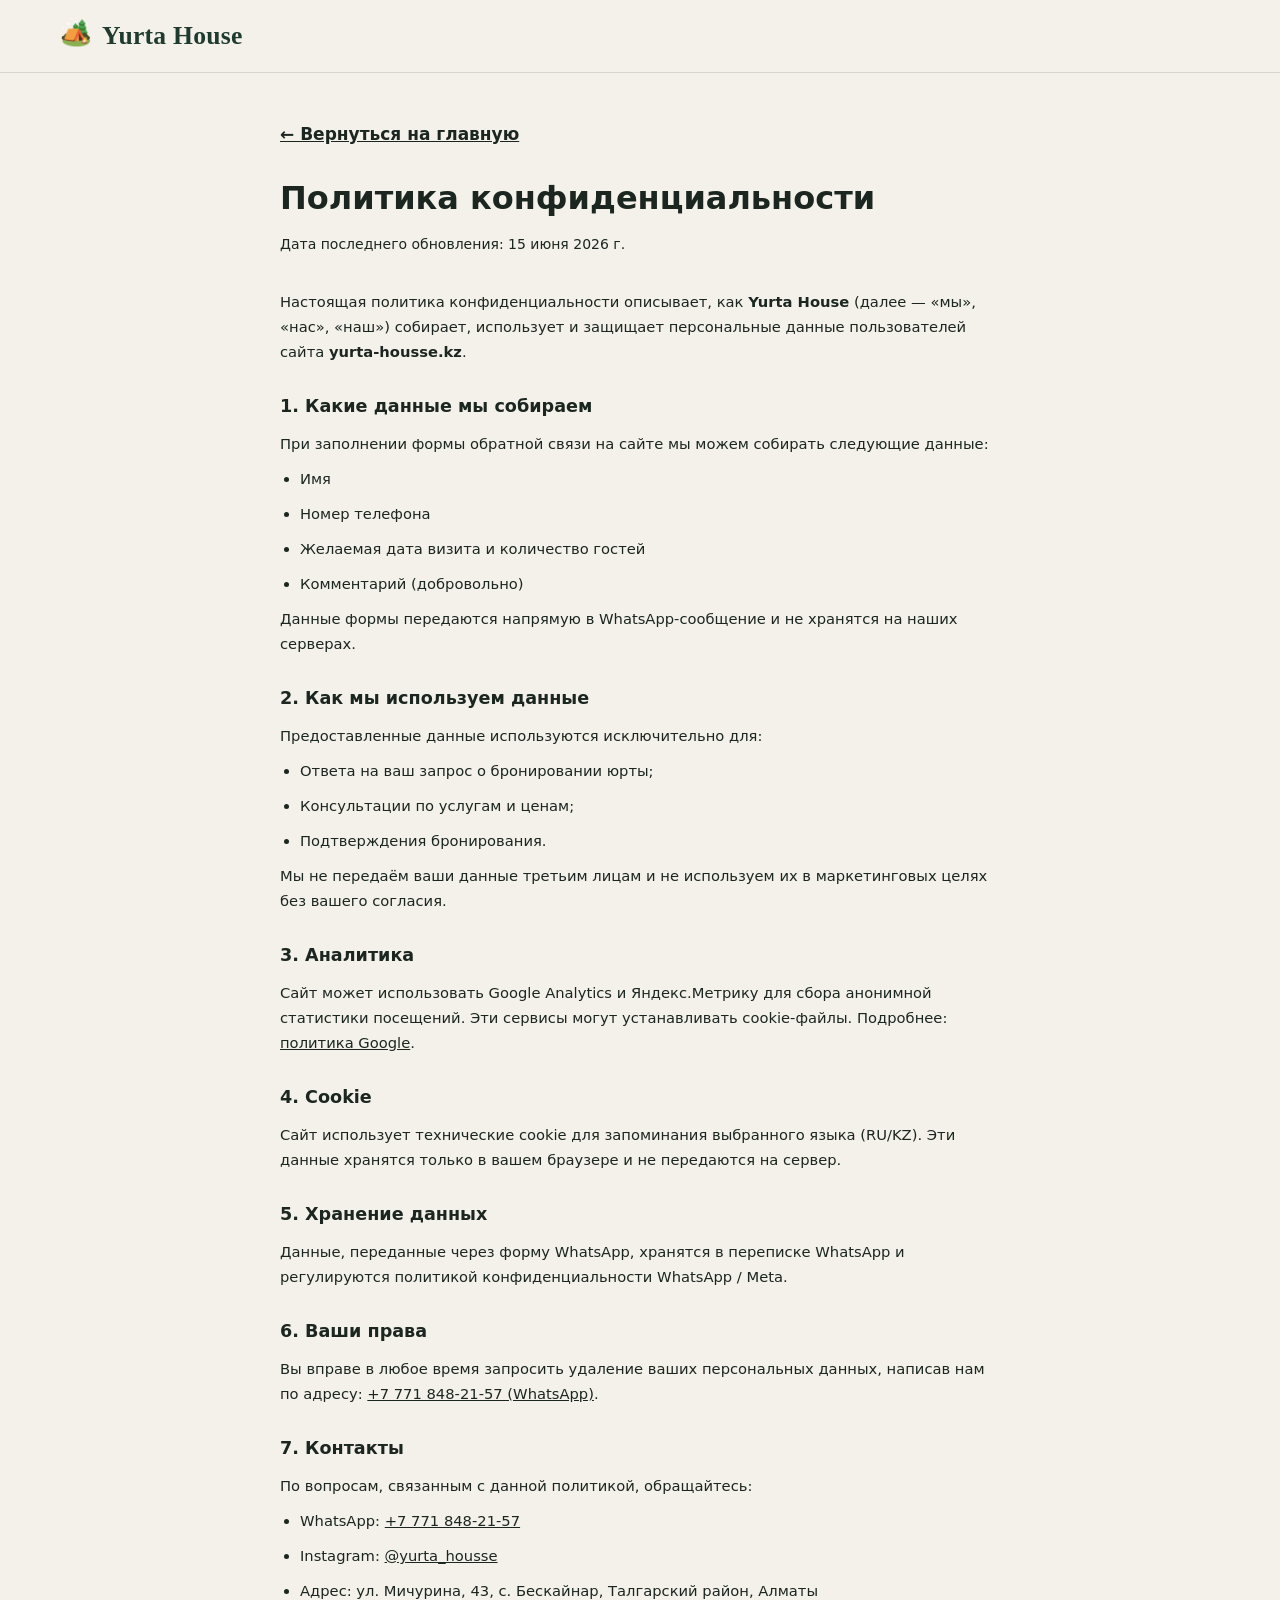
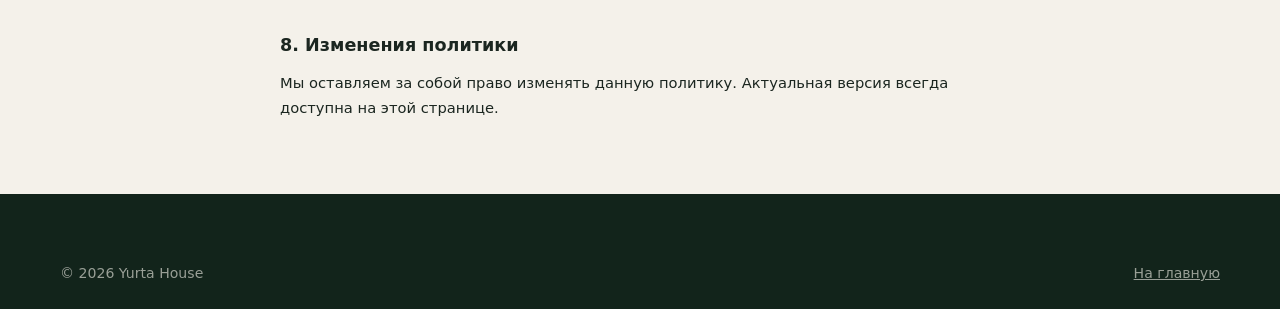
<file: privacy.html>
<!DOCTYPE html>
<html lang="ru">
<head>
  <meta charset="UTF-8" />
  <meta name="viewport" content="width=device-width, initial-scale=1.0" />
  <title>Политика конфиденциальности — Yurta House</title>
  <meta name="robots" content="noindex, follow" />
  <link rel="icon" type="image/svg+xml" href="data:image/svg+xml,<svg xmlns='http://www.w3.org/2000/svg' viewBox='0 0 100 100'><text y='.9em' font-size='90'>🏕️</text></svg>" />
  <link rel="preconnect" href="https://fonts.googleapis.com" />
  <link rel="preconnect" href="https://fonts.gstatic.com" crossorigin />
  <link href="https://fonts.googleapis.com/css2?family=Nunito:wght@400;600;700;800&display=swap" rel="stylesheet" />
  <link rel="stylesheet" href="css/style.css" />
  <style>
    .privacy-page { padding: calc(var(--header-h) + 48px) 0 64px; min-height: 100vh; }
    .privacy-page h1 { font-size: clamp(1.5rem, 4vw, 2rem); font-weight: 900; margin-bottom: 8px; color: var(--clr-terra); }
    .privacy-page .meta { color: var(--clr-text-muted); font-size: 0.875rem; margin-bottom: 32px; }
    .privacy-page h2 { font-size: 1.1rem; font-weight: 800; margin: 28px 0 10px; color: var(--clr-text); }
    .privacy-page p, .privacy-page li { font-size: 0.92rem; color: var(--clr-text-muted); line-height: 1.7; margin-bottom: 10px; }
    .privacy-page ul { padding-left: 20px; list-style: disc; }
    .privacy-page a { color: var(--clr-terra); text-decoration: underline; }
    .back-link { display: inline-flex; align-items: center; gap: 6px; color: var(--clr-terra); font-weight: 700; margin-bottom: 24px; }
    .back-link:hover { opacity: 0.8; }
  </style>
</head>
<body>

<header class="header scrolled" role="banner">
  <div class="container">
    <div class="header__inner">
      <a href="index.html" class="header__logo">
        <span class="header__logo-icon">🏕️</span>
        <span>Yurta House</span>
      </a>
    </div>
  </div>
</header>

<main class="privacy-page">
  <div class="container" style="max-width: 760px;">
    <a href="index.html" class="back-link">← Вернуться на главную</a>

    <h1>Политика конфиденциальности</h1>
    <p class="meta">Дата последнего обновления: 15 июня 2026 г.</p>

    <p>Настоящая политика конфиденциальности описывает, как <strong>Yurta House</strong> (далее — «мы», «нас», «наш») собирает, использует и защищает персональные данные пользователей сайта <strong>yurta-housse.kz</strong>.</p>

    <h2>1. Какие данные мы собираем</h2>
    <p>При заполнении формы обратной связи на сайте мы можем собирать следующие данные:</p>
    <ul>
      <li>Имя</li>
      <li>Номер телефона</li>
      <li>Желаемая дата визита и количество гостей</li>
      <li>Комментарий (добровольно)</li>
    </ul>
    <p>Данные формы передаются напрямую в WhatsApp-сообщение и не хранятся на наших серверах.</p>

    <h2>2. Как мы используем данные</h2>
    <p>Предоставленные данные используются исключительно для:</p>
    <ul>
      <li>Ответа на ваш запрос о бронировании юрты;</li>
      <li>Консультации по услугам и ценам;</li>
      <li>Подтверждения бронирования.</li>
    </ul>
    <p>Мы не передаём ваши данные третьим лицам и не используем их в маркетинговых целях без вашего согласия.</p>

    <h2>3. Аналитика</h2>
    <p>Сайт может использовать Google Analytics и Яндекс.Метрику для сбора анонимной статистики посещений. Эти сервисы могут устанавливать cookie-файлы. Подробнее: <a href="https://policies.google.com/privacy" target="_blank" rel="noopener">политика Google</a>.</p>

    <h2>4. Cookie</h2>
    <p>Сайт использует технические cookie для запоминания выбранного языка (RU/KZ). Эти данные хранятся только в вашем браузере и не передаются на сервер.</p>

    <h2>5. Хранение данных</h2>
    <p>Данные, переданные через форму WhatsApp, хранятся в переписке WhatsApp и регулируются политикой конфиденциальности WhatsApp / Meta.</p>

    <h2>6. Ваши права</h2>
    <p>Вы вправе в любое время запросить удаление ваших персональных данных, написав нам по адресу: <a href="https://wa.me/77718482157" target="_blank" rel="noopener">+7 771 848-21-57 (WhatsApp)</a>.</p>

    <h2>7. Контакты</h2>
    <p>По вопросам, связанным с данной политикой, обращайтесь:</p>
    <ul>
      <li>WhatsApp: <a href="https://wa.me/77718482157">+7 771 848-21-57</a></li>
      <li>Instagram: <a href="https://www.instagram.com/yurta_housse/" target="_blank" rel="noopener">@yurta_housse</a></li>
      <li>Адрес: ул. Мичурина, 43, с. Бескайнар, Талгарский район, Алматы</li>
    </ul>

    <h2>8. Изменения политики</h2>
    <p>Мы оставляем за собой право изменять данную политику. Актуальная версия всегда доступна на этой странице.</p>
  </div>
</main>

<footer class="footer" role="contentinfo" style="padding: 24px 0;">
  <div class="container">
    <div class="footer__bottom" style="border:none; padding:0;">
      <span>© 2026 Yurta House</span>
      <a href="index.html">На главную</a>
    </div>
  </div>
</footer>

</body>
</html>
</file>
<file: css/style.css>
/* =========================================================
   Yurta House - nature retreat design
   Idea: evening by the fire under the hills.
   Signature element: arch frame (yurt door) + mountain ridge dividers.
   ========================================================= */

:root {
  --fog: #F4F1EA;
  --moss-soft: #E5EBDA;
  --pine: #1F3A2E;
  --night: #12241B;
  --moss: #5C7A4E;
  --sun: #E2793D;
  --sun-soft: #F6D9BF;
  --wa: #25D366;
  --ink: #1B2620;
  --ink-soft: #4B5A50;
  --line: rgba(31, 58, 46, 0.14);
  --white: #FFFFFF;

  --font-head: 'Cormorant', 'Times New Roman', serif;
  --font-body: 'Onest', system-ui, -apple-system, 'Segoe UI', Roboto, sans-serif;

  --r-sm: 14px;
  --r-md: 22px;
  --r-lg: 30px;
  --shadow-soft: 0 10px 30px rgba(18, 36, 27, 0.10);
  --shadow-lift: 0 18px 44px rgba(18, 36, 27, 0.18);

  --header-h: 72px;
  --gutter: 20px;
  --section-y: clamp(64px, 9vw, 120px);
  --ease: cubic-bezier(.2, .7, .2, 1);
}

/* ---------- Reset ---------- */
*, *::before, *::after { box-sizing: border-box; }
html { scroll-behavior: smooth; -webkit-text-size-adjust: 100%; }
body {
  margin: 0;
  font-family: var(--font-body);
  font-size: 1.0625rem;
  line-height: 1.65;
  color: var(--ink);
  background: var(--fog);
  -webkit-font-smoothing: antialiased;
  overflow-x: hidden;
}
img, svg { display: block; max-width: 100%; }
img { height: auto; }
a { color: inherit; }
button { font: inherit; color: inherit; cursor: pointer; }
ul { margin: 0; padding: 0; list-style: none; }
h1, h2, h3, p { margin: 0; }
:focus-visible { outline: 3px solid var(--sun); outline-offset: 3px; border-radius: 6px; }

.container { width: 100%; max-width: 1200px; margin: 0 auto; padding: 0 var(--gutter); }

.skip-link {
  position: fixed; left: 12px; top: -60px; z-index: 300;
  background: var(--sun); color: var(--night); padding: 10px 16px; border-radius: 999px; font-weight: 600;
  transition: top .2s;
}
.skip-link:focus { top: 12px; }

/* ---------- Buttons ---------- */
.btn {
  display: inline-flex; align-items: center; justify-content: center; gap: 10px;
  min-height: 48px; padding: 12px 26px;
  border-radius: 999px; border: 2px solid transparent;
  font-weight: 600; font-size: 1rem; line-height: 1.2; text-decoration: none; text-align: center;
  transition: transform .25s var(--ease), box-shadow .25s var(--ease), background .25s, color .25s, border-color .25s;
}
.btn svg { width: 20px; height: 20px; flex: none; }
.btn:hover { transform: translateY(-2px); }
.btn--sm { min-height: 44px; padding: 8px 18px; font-size: .95rem; }
.btn--lg { min-height: 56px; padding: 14px 32px; font-size: 1.05rem; }
.btn--full { width: 100%; }

.btn--primary { background: var(--pine); color: var(--fog); }
.btn--primary:hover { background: var(--night); box-shadow: var(--shadow-soft); }
.btn--sun { background: var(--sun); color: var(--night); }
.btn--sun:hover { box-shadow: 0 10px 26px rgba(226, 121, 61, 0.45); }
.btn--wa { background: var(--wa); color: #06260F; }
.btn--wa:hover { box-shadow: 0 10px 26px rgba(37, 211, 102, 0.4); }
.btn--outline { border-color: var(--pine); color: var(--pine); background: transparent; }
.btn--outline:hover { background: var(--pine); color: var(--fog); }
.btn--ghost, .btn--ghost-light { border-color: rgba(244, 241, 234, 0.45); color: var(--fog); background: rgba(244, 241, 234, 0.06); }
.btn--ghost:hover, .btn--ghost-light:hover { background: rgba(244, 241, 234, 0.16); border-color: var(--fog); }

/* ---------- Header ---------- */
.header {
  position: fixed; inset: 0 0 auto 0; z-index: 100; height: var(--header-h);
  color: var(--fog);
  transition: background .3s, color .3s, box-shadow .3s;
}
.header.scrolled {
  background: rgba(244, 241, 234, 0.9);
  -webkit-backdrop-filter: blur(14px); backdrop-filter: blur(14px);
  color: var(--pine);
  box-shadow: 0 1px 0 var(--line);
}
.header__inner { height: var(--header-h); display: flex; align-items: center; justify-content: space-between; gap: 20px; }
.header__logo {
  display: inline-flex; align-items: center; gap: 10px; text-decoration: none;
  font-family: var(--font-head); font-weight: 700; font-size: 1.6rem; letter-spacing: .01em; line-height: 1;
}
.header__logo-icon { width: 32px; height: 32px; color: var(--sun); }
.header__nav { display: none; gap: 30px; }
.header__nav a {
  text-decoration: none; font-weight: 500; font-size: .98rem; position: relative; padding: 6px 0;
}
.header__nav a::after {
  content: ''; position: absolute; left: 0; right: 100%; bottom: 0; height: 2px; background: var(--sun);
  transition: right .3s var(--ease);
}
.header__nav a:hover::after { right: 0; }
.header__actions { display: flex; align-items: center; gap: 12px; }
.header__phone { display: none; align-items: center; gap: 8px; text-decoration: none; font-weight: 600; font-size: .95rem; }
.header__phone svg { width: 18px; height: 18px; }
.header__book { display: none; }

.lang-switcher { position: relative; }
.lang-switcher__toggle {
  display: inline-flex; align-items: center; gap: 6px; min-height: 40px; padding: 6px 12px;
  border: 1.5px solid currentColor; border-radius: 999px; background: transparent; font-weight: 600; font-size: .85rem;
  opacity: .9;
}
.lang-switcher__chevron { width: 12px; height: 12px; transition: transform .25s; }
.lang-switcher.open .lang-switcher__chevron { transform: rotate(180deg); }
.lang-switcher__menu {
  position: absolute; right: 0; top: calc(100% + 8px); min-width: 84px; padding: 6px;
  background: var(--white); color: var(--pine); border-radius: var(--r-sm); box-shadow: var(--shadow-lift);
  opacity: 0; visibility: hidden; transform: translateY(-6px); transition: all .2s;
}
.lang-switcher.open .lang-switcher__menu { opacity: 1; visibility: visible; transform: none; }
.lang-switcher__option { width: 100%; text-align: left; padding: 10px 12px; border: 0; background: transparent; border-radius: 10px; font-weight: 600; }
.lang-switcher__option:hover { background: var(--moss-soft); }

.burger {
  width: 44px; height: 44px; border: 0; background: transparent; display: inline-flex; flex-direction: column;
  align-items: center; justify-content: center; gap: 6px; padding: 0;
}
.burger__line { width: 24px; height: 2px; background: currentColor; border-radius: 2px; transition: transform .3s var(--ease), opacity .2s; }
.burger.open .burger__line:nth-child(1) { transform: translateY(8px) rotate(45deg); }
.burger.open .burger__line:nth-child(2) { opacity: 0; }
.burger.open .burger__line:nth-child(3) { transform: translateY(-8px) rotate(-45deg); }

/* Mobile nav */
.mobile-nav {
  position: fixed; inset: var(--header-h) 0 0 0; z-index: 90; background: var(--night); color: var(--fog);
  padding: 24px var(--gutter) 32px; display: flex; flex-direction: column; justify-content: space-between; gap: 24px;
  transform: translateY(-8px); opacity: 0; visibility: hidden; transition: all .3s var(--ease); overflow-y: auto;
}
.mobile-nav.open { transform: none; opacity: 1; visibility: visible; }
.mobile-nav__links { display: flex; flex-direction: column; }
.mobile-nav__links a {
  text-decoration: none; font-family: var(--font-head); font-weight: 600; font-size: 2rem; line-height: 1.2;
  padding: 14px 0; border-bottom: 1px solid rgba(244, 241, 234, 0.12);
}
.mobile-nav__cta { display: grid; gap: 12px; }

@media (min-width: 960px) {
  .header__nav { display: flex; }
  .header__book { display: inline-flex; }
  .burger { display: none; }
  .mobile-nav { display: none; }
}
@media (min-width: 1120px) {
  .header__phone { display: inline-flex; }
}

/* ---------- Hero ---------- */
.hero {
  position: relative; overflow: hidden; color: var(--fog);
  background: var(--night);
  padding: calc(var(--header-h) + 36px) 0 150px;
}
.hero__sky {
  position: absolute; inset: 0; pointer-events: none;
  background:
    radial-gradient(60% 50% at 82% 30%, rgba(226, 121, 61, 0.32), transparent 70%),
    radial-gradient(70% 60% at 10% 0%, rgba(92, 122, 78, 0.28), transparent 70%),
    linear-gradient(180deg, #16301F 0%, var(--night) 100%);
}
.hero__grid { position: relative; display: grid; gap: 40px; align-items: center; }
.hero__badge {
  display: inline-flex; align-items: center; gap: 8px; padding: 8px 16px; border-radius: 999px;
  background: rgba(244, 241, 234, 0.1); border: 1px solid rgba(244, 241, 234, 0.2);
  font-size: .9rem; font-weight: 500; margin-bottom: 22px;
}
.hero__badge svg { width: 18px; height: 18px; color: var(--sun); }
.hero__title {
  font-family: var(--font-head); font-weight: 700; line-height: 1.02; letter-spacing: -.01em;
  font-size: clamp(2.7rem, 8.4vw, 5.4rem);
}
.hero__title em { font-style: italic; font-weight: 600; color: var(--sun); }
.hero__sub { margin-top: 22px; max-width: 34rem; font-size: 1.1rem; color: rgba(244, 241, 234, 0.82); }
.hero__cta { margin-top: 32px; display: flex; flex-wrap: wrap; gap: 14px; }

.hero__visual { position: relative; justify-self: center; width: min(360px, 84%); }
.hero__sun {
  position: absolute; width: 78%; aspect-ratio: 1; right: -22%; top: -8%; border-radius: 50%;
  background: radial-gradient(circle at 40% 40%, #F8A25E, var(--sun) 60%, rgba(226, 121, 61, 0) 72%);
  filter: blur(2px); opacity: .85;
}
.arch { border-radius: 999px 999px var(--r-lg) var(--r-lg); overflow: hidden; background: var(--pine); }
.arch img, .about__photo img, .gallery__item img, .service-card__photo { width: 100%; height: 100%; object-fit: cover; }
.hero__arch {
  position: relative; aspect-ratio: 3 / 4;
  border: 6px solid rgba(244, 241, 234, 0.9);
  box-shadow: 0 30px 70px rgba(0, 0, 0, 0.45);
}
.hero__stamp {
  position: absolute; left: -14%; bottom: 8%; width: 104px; aspect-ratio: 1; border-radius: 50%;
  background: var(--sun); color: var(--night); display: grid; place-content: center; text-align: center;
  transform: rotate(-10deg); box-shadow: var(--shadow-lift);
}
.hero__stamp span { font-family: var(--font-head); font-weight: 700; font-size: 1.9rem; line-height: 1; }
.hero__stamp small { font-size: .72rem; font-weight: 600; text-transform: uppercase; letter-spacing: .1em; }

.facts {
  position: relative; z-index: 2; margin-top: 56px;
  display: grid; grid-template-columns: 1fr 1fr; gap: 1px;
  background: rgba(244, 241, 234, 0.16);
  border: 1px solid rgba(244, 241, 234, 0.16); border-radius: var(--r-md); overflow: hidden;
}
.facts__item { display: flex; align-items: center; gap: 12px; padding: 16px; background: rgba(18, 36, 27, 0.72); -webkit-backdrop-filter: blur(8px); backdrop-filter: blur(8px); }
.facts__item svg { width: 30px; height: 30px; flex: none; color: var(--sun); }
.facts__item strong { display: block; font-size: .95rem; line-height: 1.25; font-weight: 600; }
.facts__item span { font-size: .82rem; color: rgba(244, 241, 234, 0.7); }
.hero__ridge { position: absolute; left: 0; bottom: -1px; width: 100%; height: 90px; fill: var(--fog); z-index: 1; }

@media (min-width: 640px) { .facts { grid-template-columns: repeat(4, 1fr); } .facts__item { padding: 20px; } }
@media (min-width: 900px) {
  .hero { padding: calc(var(--header-h) + 64px) 0 170px; }
  .hero__grid { grid-template-columns: 1.2fr .8fr; gap: 56px; }
  .hero__visual { width: min(420px, 100%); justify-self: end; }
  .hero__ridge { height: 130px; }
}

/* ---------- Sections ---------- */
.section { padding: var(--section-y) 0; position: relative; }
.section--moss { background: var(--moss-soft); }
.section--night { background: var(--night); color: var(--fog); }
.section__header { max-width: 44rem; margin-bottom: clamp(36px, 5vw, 60px); }
.eyebrow {
  display: inline-flex; align-items: center; gap: 10px; margin-bottom: 14px;
  font-size: .82rem; font-weight: 600; letter-spacing: .16em; text-transform: uppercase; color: var(--moss);
}
.eyebrow::before { content: ''; width: 26px; height: 2px; background: var(--sun); border-radius: 2px; }
.section--night .eyebrow { color: var(--sun-soft); }
.section__title {
  font-family: var(--font-head); font-weight: 700; line-height: 1.05; letter-spacing: -.01em;
  font-size: clamp(2.1rem, 5vw, 3.5rem); color: var(--pine);
}
.section--night .section__title { color: var(--fog); }
.section__subtitle { margin-top: 16px; color: var(--ink-soft); font-size: 1.08rem; }
.section--night .section__subtitle { color: rgba(244, 241, 234, 0.75); }

/* ---------- Services ---------- */
.services__grid { display: grid; gap: 18px; }
.service-card {
  background: var(--white); border: 1px solid var(--line); border-radius: var(--r-lg);
  padding: 28px; display: flex; flex-direction: column; gap: 10px;
  transition: transform .3s var(--ease), box-shadow .3s var(--ease), border-color .3s;
}
.service-card:hover { transform: translateY(-5px); box-shadow: var(--shadow-lift); border-color: transparent; }
.service-card__icon {
  width: 56px; height: 56px; border-radius: 18px; display: grid; place-items: center;
  background: var(--moss-soft); color: var(--pine); margin-bottom: 6px;
}
.service-card__icon svg { width: 30px; height: 30px; }
.service-card__title { font-family: var(--font-head); font-weight: 700; font-size: 1.7rem; line-height: 1.1; color: var(--pine); }
.service-card__text { color: var(--ink-soft); font-size: 1rem; }
.service-card--big { background: var(--pine); color: var(--fog); border-color: transparent; }
.service-card--big .service-card__icon { background: rgba(244, 241, 234, 0.12); color: var(--sun); }
.service-card--big .service-card__title { color: var(--fog); }
.service-card--big .service-card__text { color: rgba(244, 241, 234, 0.8); }
.service-card__photo { margin-top: 16px; border-radius: var(--r-md); aspect-ratio: 4 / 3; flex: 1; min-height: 200px; }

@media (min-width: 700px) {
  .services__grid { grid-template-columns: 1fr 1fr; }
  .service-card--big, .service-card:last-child { grid-column: span 2; }
}
@media (min-width: 1000px) {
  .services__grid { grid-template-columns: repeat(3, 1fr); }
  .service-card--big { grid-row: span 2; }
  .service-card:last-child { grid-column: auto; }
}

/* ---------- About ---------- */
.about__inner { display: grid; gap: 44px; align-items: center; }
.about__text p { color: var(--ink-soft); margin-bottom: 16px; max-width: 36rem; }
.about__features { display: grid; grid-template-columns: 1fr 1fr; gap: 14px; margin: 28px 0 32px; }
.about__feature { display: flex; gap: 12px; align-items: center; padding: 14px; background: var(--white); border-radius: var(--r-md); border: 1px solid var(--line); }
.about__feature-icon { width: 34px; height: 34px; flex: none; color: var(--sun); }
.about__feature-label { font-size: .78rem; color: var(--ink-soft); line-height: 1.3; }
.about__feature-val { font-weight: 600; color: var(--pine); line-height: 1.3; font-size: .95rem; }

.about__photos { display: grid; grid-template-columns: 1fr 1fr; grid-template-rows: 200px 200px; gap: 14px; }
.about__photo { overflow: hidden; border-radius: var(--r-lg); }
.about__photo--tall { grid-row: 1 / 3; }

@media (min-width: 600px) { .about__photos { grid-template-rows: 260px 260px; } }
@media (min-width: 960px) {
  .about__inner { grid-template-columns: 1fr 1fr; gap: 72px; }
  .about__photos { grid-template-rows: 300px 300px; }
}

/* ---------- Gallery ---------- */
.gallery__grid {
  display: grid; grid-template-columns: repeat(2, 1fr); grid-auto-rows: 150px; grid-auto-flow: dense; gap: 12px;
}
.gallery__item {
  position: relative; padding: 0; border: 0; border-radius: var(--r-md); overflow: hidden; background: var(--pine); cursor: zoom-in;
}
.gallery__item img { transition: transform .6s var(--ease); }
.gallery__item::after { content: ''; position: absolute; inset: 0; background: linear-gradient(180deg, transparent 60%, rgba(18, 36, 27, 0.35)); opacity: 0; transition: opacity .3s; }
.gallery__item:hover img { transform: scale(1.06); }
.gallery__item:hover::after { opacity: 1; }
.gallery__item--tall { grid-row: span 2; }
.gallery__item--wide { grid-column: span 2; }

@media (min-width: 700px) { .gallery__grid { grid-template-columns: repeat(4, 1fr); grid-auto-rows: 190px; gap: 16px; } }
@media (min-width: 1000px) { .gallery__grid { grid-auto-rows: 230px; } }

/* Lightbox */
.lightbox {
  position: fixed; inset: 0; z-index: 400; background: rgba(10, 20, 15, 0.94);
  display: flex; align-items: center; justify-content: center;
  opacity: 0; visibility: hidden; transition: opacity .25s;
}
.lightbox.open { opacity: 1; visibility: visible; }
.lightbox__img { max-width: min(92vw, 1100px); max-height: 84vh; width: auto; height: auto; border-radius: var(--r-sm); object-fit: contain; }
.lightbox__close, .lightbox__prev, .lightbox__next {
  position: absolute; width: 48px; height: 48px; border-radius: 50%; border: 0; background: rgba(244, 241, 234, 0.14);
  color: var(--fog); font-size: 2rem; line-height: 1; display: grid; place-items: center; transition: background .2s;
}
.lightbox__close:hover, .lightbox__prev:hover, .lightbox__next:hover { background: rgba(244, 241, 234, 0.28); }
.lightbox__close { top: 16px; right: 16px; }
.lightbox__prev { left: 12px; top: 50%; transform: translateY(-50%); }
.lightbox__next { right: 12px; top: 50%; transform: translateY(-50%); }
.lightbox__counter { position: absolute; bottom: 18px; left: 0; right: 0; text-align: center; color: rgba(244, 241, 234, 0.8); font-size: .9rem; }

/* ---------- Why us ---------- */
.why__grid { display: grid; gap: 16px; }
.why-card {
  display: flex; gap: 18px; align-items: flex-start; padding: 26px;
  background: rgba(244, 241, 234, 0.05); border: 1px solid rgba(244, 241, 234, 0.12); border-radius: var(--r-lg);
  transition: background .3s, transform .3s var(--ease);
}
.why-card:hover { background: rgba(244, 241, 234, 0.09); transform: translateY(-4px); }
.why-card__icon { width: 52px; height: 52px; flex: none; border-radius: 50%; display: grid; place-items: center; background: var(--sun); color: var(--night); }
.why-card__icon svg { width: 26px; height: 26px; }
.why-card__title { font-family: var(--font-head); font-weight: 700; font-size: 1.55rem; line-height: 1.1; margin-bottom: 6px; }
.why-card__text { color: rgba(244, 241, 234, 0.75); font-size: .98rem; }

@media (min-width: 700px) { .why__grid { grid-template-columns: 1fr 1fr; } }
@media (min-width: 1000px) { .why__grid { grid-template-columns: repeat(3, 1fr); } }

/* ---------- Prices ---------- */
.prices__grid { display: grid; gap: 20px; align-items: stretch; }
.price-card {
  position: relative; display: flex; flex-direction: column; padding: 32px 28px;
  background: var(--white); border: 1px solid var(--line); border-radius: var(--r-lg);
}
.price-card__icon { width: 54px; height: 54px; border-radius: 18px; display: grid; place-items: center; background: var(--moss-soft); color: var(--pine); margin-bottom: 18px; }
.price-card__icon svg { width: 28px; height: 28px; }
.price-card__title { font-family: var(--font-head); font-weight: 700; font-size: 2rem; line-height: 1.05; color: var(--pine); }
.price-card__desc { color: var(--ink-soft); font-size: .95rem; margin-top: 6px; }
.price-card__price { margin: 20px 0; font-size: .95rem; color: var(--ink-soft); }
.price-card__price span { font-family: var(--font-head); font-weight: 700; font-size: 2.2rem; color: var(--sun); margin-left: 4px; }
.price-card__list { display: grid; gap: 10px; margin-bottom: 28px; flex: 1; align-content: start; }
.price-card__list li { position: relative; padding-left: 28px; font-size: .98rem; }
.price-card__list li::before {
  content: ''; position: absolute; left: 4px; top: .42em; width: 6px; height: 11px;
  border: solid var(--moss); border-width: 0 2.5px 2.5px 0; transform: rotate(45deg);
}
.price-card--featured { background: var(--pine); color: var(--fog); border-color: transparent; box-shadow: var(--shadow-lift); }
.price-card--featured .price-card__icon { background: rgba(244, 241, 234, 0.12); color: var(--sun); }
.price-card--featured .price-card__title { color: var(--fog); }
.price-card--featured .price-card__desc, .price-card--featured .price-card__price { color: rgba(244, 241, 234, 0.75); }
.price-card--featured .price-card__list li::before { border-color: var(--sun); }
.price-card__badge {
  position: absolute; top: 20px; right: 20px; padding: 6px 14px; border-radius: 999px;
  background: var(--sun); color: var(--night); font-size: .78rem; font-weight: 700; letter-spacing: .04em;
}
.prices__note { margin-top: 32px; text-align: center; color: var(--ink-soft); }

@media (min-width: 900px) {
  .prices__grid { grid-template-columns: repeat(3, 1fr); }
  .price-card--featured { transform: translateY(-14px); padding-bottom: 46px; }
}

/* ---------- Location ---------- */
.location__inner { display: grid; gap: 32px; }
.location__map { border-radius: var(--r-lg); overflow: hidden; min-height: 320px; box-shadow: var(--shadow-soft); background: var(--pine); }
.location__map iframe { width: 100%; height: 100%; min-height: 320px; border: 0; display: block; }
.location__info { display: grid; gap: 18px; align-content: start; }
.location__detail { display: flex; gap: 14px; align-items: flex-start; }
.location__detail-icon { width: 46px; height: 46px; flex: none; border-radius: 50%; display: grid; place-items: center; background: var(--white); color: var(--pine); border: 1px solid var(--line); }
.location__detail-icon svg { width: 22px; height: 22px; }
.location__detail-title { font-weight: 600; color: var(--pine); line-height: 1.3; }
.location__detail-text { color: var(--ink-soft); font-size: .98rem; }
.location__detail-text a { color: var(--pine); font-weight: 600; }
.location__actions { display: flex; flex-wrap: wrap; gap: 12px; margin-top: 8px; }

@media (min-width: 960px) {
  .location__inner { grid-template-columns: 1.1fr .9fr; gap: 48px; }
  .location__map, .location__map iframe { min-height: 100%; }
}

/* ---------- Reviews ---------- */
.reviews__slider {
  display: flex; overflow-x: auto; scroll-snap-type: x mandatory; scrollbar-width: none; -webkit-overflow-scrolling: touch;
}
.reviews__slider::-webkit-scrollbar { display: none; }
.review-card {
  flex: 0 0 100%; scroll-snap-align: start; border: 6px solid var(--fog); background-clip: padding-box;
  background: var(--white); border-radius: calc(var(--r-lg) + 6px); padding: 32px 26px;
}
.review-card__stars { display: flex; gap: 4px; color: var(--sun); margin-bottom: 18px; }
.review-card__stars svg { width: 22px; height: 22px; }
.review-card__text { font-family: var(--font-head); font-weight: 600; font-size: clamp(1.35rem, 3vw, 1.9rem); line-height: 1.3; color: var(--pine); max-width: 46rem; }
.review-card__author { display: flex; align-items: center; gap: 14px; margin-top: 26px; }
.review-card__avatar { width: 48px; height: 48px; border-radius: 50%; display: grid; place-items: center; background: var(--pine); color: var(--sun); font-family: var(--font-head); font-weight: 700; font-size: 1.4rem; }
.review-card__name { font-weight: 600; color: var(--pine); line-height: 1.2; }
.review-card__source { font-size: .85rem; color: var(--ink-soft); }
.reviews__dots { display: flex; justify-content: center; gap: 4px; margin-top: 20px; }
.reviews__dot { width: 44px; height: 44px; border: 0; background: transparent; position: relative; padding: 0; }
.reviews__dot::after { content: ''; position: absolute; left: 50%; top: 50%; width: 10px; height: 10px; margin: -5px 0 0 -5px; border-radius: 999px; background: var(--line); transition: all .3s var(--ease); }
.reviews__dot.active::after { width: 30px; margin-left: -15px; background: var(--sun); }

/* ---------- FAQ ---------- */
.faq__list { max-width: 780px; display: grid; gap: 12px; }
.faq__item { background: var(--white); border-radius: var(--r-md); border: 1px solid var(--line); overflow: hidden; }
.faq__question {
  width: 100%; display: flex; align-items: center; justify-content: space-between; gap: 16px; text-align: left;
  padding: 20px 24px; min-height: 64px; border: 0; background: transparent;
  font-weight: 600; font-size: 1.05rem; color: var(--pine); line-height: 1.35;
}
.faq__arrow { width: 26px; height: 26px; flex: none; color: var(--sun); transition: transform .35s var(--ease); }
.faq__item.open .faq__arrow { transform: rotate(135deg); }
.faq__answer { display: grid; grid-template-rows: 0fr; transition: grid-template-rows .35s var(--ease); }
.faq__item.open .faq__answer { grid-template-rows: 1fr; }
.faq__answer > p { overflow: hidden; min-height: 0; padding: 0 24px; color: var(--ink-soft); }
.faq__answer > p::after { content: ''; display: block; height: 22px; }

/* ---------- Booking ---------- */
.booking { background: var(--pine); color: var(--fog); overflow: hidden; }
.booking::before {
  content: ''; position: absolute; inset: 0; pointer-events: none;
  background: radial-gradient(50% 60% at 100% 0%, rgba(226, 121, 61, 0.28), transparent 70%);
}
.booking .container { position: relative; }
.booking .section__title { color: var(--fog); }
.booking .section__subtitle { color: rgba(244, 241, 234, 0.78); }
.booking .eyebrow { color: var(--sun-soft); }
.booking__inner { display: grid; gap: 22px; align-items: stretch; }
.booking__wa {
  padding: 32px 28px; border-radius: var(--r-lg); display: flex; flex-direction: column; gap: 16px;
  background: rgba(244, 241, 234, 0.08); border: 1px solid rgba(244, 241, 234, 0.18);
}
.booking__wa-title { font-family: var(--font-head); font-weight: 700; font-size: 2.1rem; line-height: 1.05; }
.booking__wa-sub { color: rgba(244, 241, 234, 0.8); }
.booking__contacts { display: flex; flex-wrap: wrap; gap: 10px; margin-top: auto; }
.booking__form { background: var(--fog); color: var(--ink); border-radius: var(--r-lg); padding: 32px 28px; }
.booking__form-title { font-family: var(--font-head); font-weight: 700; font-size: 2rem; line-height: 1.05; color: var(--pine); }
.booking__form-sub { font-size: .92rem; color: var(--ink-soft); margin: 8px 0 20px; }

.form { display: grid; gap: 16px; position: relative; }
.form__row { display: grid; gap: 16px; }
.form__group { display: grid; gap: 6px; }
.form__label { font-size: .88rem; font-weight: 600; color: var(--pine); }
.form__input, .form__textarea {
  width: 100%; min-height: 50px; padding: 12px 16px; font: inherit; color: var(--ink);
  background: var(--white); border: 1.5px solid var(--line); border-radius: var(--r-sm);
  transition: border-color .2s, box-shadow .2s;
}
.form__textarea { min-height: 110px; resize: vertical; }
.form__input:focus, .form__textarea:focus { outline: none; border-color: var(--sun); box-shadow: 0 0 0 4px rgba(226, 121, 61, 0.2); }
.form__input.error { border-color: #C0392B; }
.form__error { display: none; font-size: .82rem; color: #B03024; }
.form__error.visible { display: block; }
.form__note { font-size: .82rem; color: var(--ink-soft); }
.form__note a { color: var(--pine); text-decoration: underline; }
.form__success { display: none; padding: 14px 16px; border-radius: var(--r-sm); background: var(--moss-soft); color: var(--pine); font-weight: 500; }
.form__honeypot { position: absolute; left: -9999px; width: 1px; height: 1px; overflow: hidden; }

@media (min-width: 560px) { .form__row { grid-template-columns: 1fr 1fr; } }
@media (min-width: 960px) { .booking__inner { grid-template-columns: .9fr 1.1fr; gap: 28px; } }

/* ---------- Footer ---------- */
.footer { position: relative; background: var(--night); color: var(--fog); padding: 110px 0 32px; }
.footer__ridge { position: absolute; left: 0; top: -1px; width: 100%; height: 70px; fill: var(--pine); transform: scaleY(-1); }
.footer__grid { display: grid; gap: 36px; }
.footer__logo { display: flex; align-items: center; gap: 10px; font-family: var(--font-head); font-weight: 700; font-size: 1.9rem; line-height: 1; }
.footer__logo-icon { width: 34px; height: 34px; color: var(--sun); }
.footer__tagline { margin-top: 14px; max-width: 22rem; color: rgba(244, 241, 234, 0.7); }
.footer__socials { display: flex; gap: 10px; margin-top: 20px; }
.footer__social { width: 46px; height: 46px; border-radius: 50%; display: grid; place-items: center; border: 1px solid rgba(244, 241, 234, 0.25); transition: background .25s, color .25s, border-color .25s; }
.footer__social svg { width: 22px; height: 22px; }
.footer__social:hover { background: var(--sun); color: var(--night); border-color: var(--sun); }
.footer__col-title { font-weight: 600; margin-bottom: 14px; color: var(--sun-soft); font-size: .85rem; letter-spacing: .14em; text-transform: uppercase; }
.footer__list { display: grid; gap: 10px; color: rgba(244, 241, 234, 0.75); font-size: .98rem; }
.footer__list a { text-decoration: none; }
.footer__list a:hover { color: var(--sun); }
.footer__bottom {
  margin-top: 44px; padding-top: 22px; border-top: 1px solid rgba(244, 241, 234, 0.14);
  display: flex; flex-wrap: wrap; justify-content: space-between; gap: 10px; font-size: .88rem; color: rgba(244, 241, 234, 0.6);
}
.footer__bottom a:hover { color: var(--sun); }

@media (min-width: 800px) { .footer__grid { grid-template-columns: 1.4fr 1fr 1.2fr; gap: 56px; } }

/* ---------- Floating and mobile bars ---------- */
.wa-float { position: fixed; right: 22px; bottom: 22px; z-index: 80; display: none; align-items: center; gap: 12px; }
.wa-float__label {
  padding: 8px 16px; border-radius: 999px; background: var(--night); color: var(--fog); font-size: .88rem; font-weight: 500;
  opacity: 0; transform: translateX(10px); transition: all .3s var(--ease); pointer-events: none; white-space: nowrap;
}
.wa-float:hover .wa-float__label { opacity: 1; transform: none; }
.wa-float__btn {
  position: relative; width: 62px; height: 62px; border-radius: 50%; display: grid; place-items: center;
  background: var(--wa); color: #06260F; box-shadow: 0 10px 28px rgba(0, 0, 0, 0.28);
}
.wa-float__btn svg { width: 32px; height: 32px; }
.wa-float__btn::after { content: ''; position: absolute; inset: 0; border-radius: 50%; border: 2px solid var(--wa); animation: pulse 2.6s ease-out infinite; }
@keyframes pulse { 0% { transform: scale(1); opacity: .8; } 100% { transform: scale(1.6); opacity: 0; } }

.mobile-bar {
  position: fixed; left: 0; right: 0; bottom: 0; z-index: 85; display: grid; grid-template-columns: 1fr 1fr; gap: 10px;
  padding: 10px var(--gutter) calc(10px + env(safe-area-inset-bottom));
  background: rgba(244, 241, 234, 0.94); -webkit-backdrop-filter: blur(12px); backdrop-filter: blur(12px); box-shadow: 0 -1px 0 var(--line);
}
.mobile-bar__btn {
  min-height: 48px; border-radius: 999px; display: inline-flex; align-items: center; justify-content: center; gap: 8px;
  text-decoration: none; font-weight: 600; font-size: .95rem; white-space: nowrap;
}
.mobile-bar__btn svg { width: 20px; height: 20px; }
.mobile-bar__btn--call { border: 2px solid var(--pine); color: var(--pine); }
.mobile-bar__btn--wa { background: var(--wa); color: #06260F; }
body { padding-bottom: 68px; }

@media (min-width: 768px) {
  .mobile-bar { display: none; }
  body { padding-bottom: 0; }
  .wa-float { display: flex; }
}

/* ---------- Reveal on scroll ---------- */
.reveal { opacity: 0; transform: translateY(26px); transition: opacity .8s var(--ease), transform .8s var(--ease); }
.reveal.visible { opacity: 1; transform: none; }
.reveal-delay-1 { transition-delay: .12s; }
.reveal-delay-2 { transition-delay: .24s; }
.reveal-delay-3 { transition-delay: .36s; }

@media (prefers-reduced-motion: reduce) {
  html { scroll-behavior: auto; }
  *, *::before, *::after { animation: none !important; transition-duration: .01ms !important; transition-delay: 0s !important; }
  .reveal { opacity: 1; transform: none; }
}
</file>
